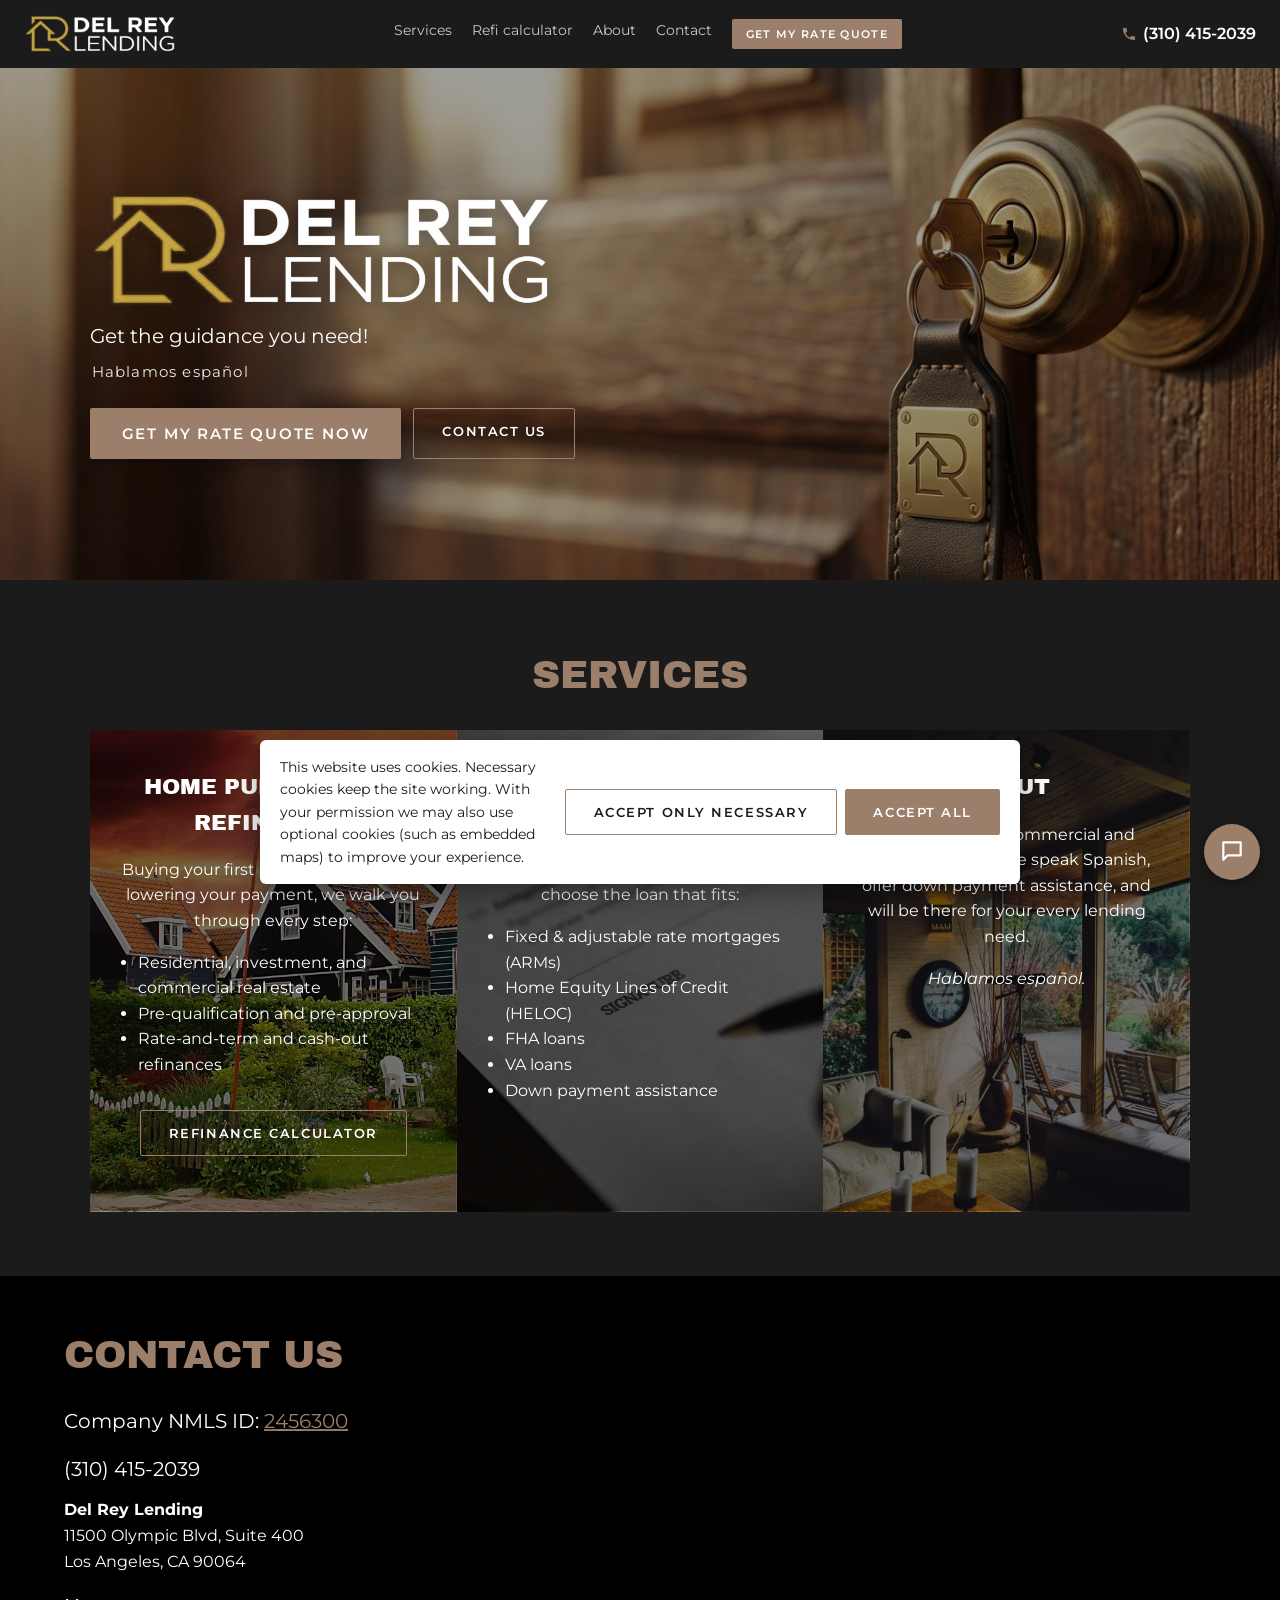
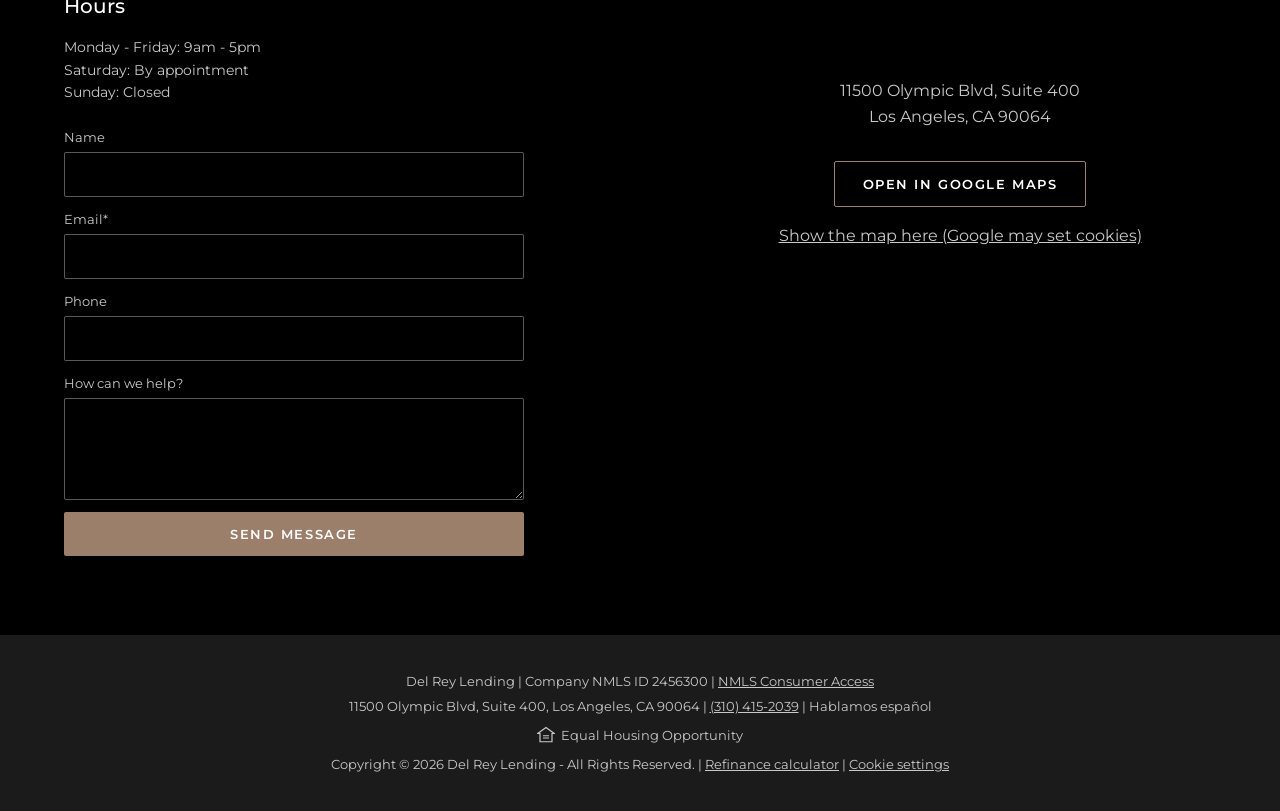
<file: index.html>
<!doctype html>
<html lang="en">
<head>
  <meta charset="utf-8">
  <meta name="viewport" content="width=device-width, initial-scale=1">
  <title>Del Rey Lending | Home Purchase &amp; Refinance Loans in Los Angeles</title>
  <meta name="description" content="Del Rey Lending (Company NMLS #2456300) helps Los Angeles families with home purchases, refinances, FHA, VA, fixed and adjustable rate mortgages.">
  <link rel="icon" type="image/png" href="favicon.png">
  <link rel="apple-touch-icon" href="img/mark.png">
  <link rel="preconnect" href="https://fonts.googleapis.com">
  <link rel="preconnect" href="https://fonts.gstatic.com" crossorigin>
  <link href="https://fonts.googleapis.com/css2?family=Archivo+Black&family=Montserrat:wght@400;500;600&display=swap" rel="stylesheet">
  <link rel="stylesheet" href="styles.css?v=20261009175322">
</head>
<body>
  <header class="topbar">
    <a href="#top" class="brand"><img src="img/logo-white.png" alt="Del Rey Lending" width="151" height="40"></a>
    <nav id="site-nav">
      <a href="#services">Services</a>
      <a href="refinance.html" data-calc>Refi calculator</a>
      <a href="#about">About</a>
      <a href="#contact">Contact</a>
      <button type="button" class="btn btn-small" data-quote>Get my rate quote</button>
    </nav>
    <a class="phone" href="tel:+13104152039" aria-label="Call (310) 415-2039"><svg viewBox="0 0 24 24" aria-hidden="true"><path d="M6.6 10.8a15.1 15.1 0 0 0 6.6 6.6l2.2-2.2a1 1 0 0 1 1-.25 11.4 11.4 0 0 0 3.6.57 1 1 0 0 1 1 1V20a1 1 0 0 1-1 1A17 17 0 0 1 3 4a1 1 0 0 1 1-1h3.5a1 1 0 0 1 1 1c0 1.25.2 2.45.57 3.57a1 1 0 0 1-.25 1z" fill="currentColor"/></svg>(310) 415-2039</a>
    <button type="button" class="menu-btn" id="menu-btn" aria-label="Menu" aria-expanded="false" aria-controls="site-nav"><svg viewBox="0 0 24 24" aria-hidden="true"><path d="M4 7h16M4 12h16M4 17h16" stroke="currentColor" stroke-width="2" stroke-linecap="round"/></svg></button>
  </header>

  <main id="top">
    <section class="hero" style="background-image:linear-gradient(rgba(0,0,0,.38),rgba(0,0,0,.38)),url('img/hero.jpg?v=20261009175123')">
      <h1 class="hero-logo"><img src="img/logo-white.png" alt="Del Rey Lending" width="560" height="149"></h1>
      <p>Get the guidance you need!</p>
      <p class="hero-es">Hablamos español</p>
      <div class="hero-actions">
        <button type="button" class="btn btn-quote" data-quote>Get my rate quote now</button>
        <a class="btn btn-ghost" href="#contact">Contact us</a>
      </div>
    </section>

    <section id="services" class="services">
      <h2>Services</h2>
      <div class="cards">
        <article class="card" style="background-image:linear-gradient(rgba(0,0,0,.55),rgba(0,0,0,.55)),url('img/services.jpg')">
          <h3>Home Purchases &amp; Refinances</h3>
          <p>Buying your first home, moving up, or lowering your payment, we walk you through every step:</p>
          <ul>
            <li>Residential, investment, and commercial real estate</li>
            <li>Pre-qualification and pre-approval</li>
            <li>Rate-and-term and cash-out refinances</li>
          </ul>
          <p><a class="btn btn-ghost card-btn" href="refinance.html" data-calc>Refinance calculator</a></p>
        </article>
        <article class="card" style="background-image:linear-gradient(rgba(0,0,0,.55),rgba(0,0,0,.55)),url('img/loans.jpg')">
          <h3>Loan Products &amp; Programs</h3>
          <p>We compare options so you can choose the loan that fits:</p>
          <ul>
            <li>Fixed &amp; adjustable rate mortgages (ARMs)</li>
            <li>Home Equity Lines of Credit (HELOC)</li>
            <li>FHA loans</li>
            <li>VA loans</li>
            <li>Down payment assistance</li>
          </ul>
        </article>
        <article id="about" class="card" style="background-image:linear-gradient(rgba(0,0,0,.55),rgba(0,0,0,.55)),url('img/about.jpg')">
          <h3>About</h3>
          <p>We do FHA, VA, commercial and residential loans. We speak Spanish, offer down payment assistance, and will be there for your every lending need.</p>
          <p class="es">Hablamos español.</p>
        </article>
      </div>
    </section>


    <section id="contact" class="contact" style="background-image:linear-gradient(rgba(0,0,0,.55),rgba(0,0,0,.55)),url('img/hero.jpg?v=20261009175123')">
      <div class="contact-info">
        <h2>Contact us</h2>
        <p class="nmls">Company NMLS ID: <a href="https://www.nmlsconsumeraccess.org/EntityDetails.aspx/COMPANY/2456300" target="_blank" rel="noopener">2456300</a></p>
        <p class="contact-phone"><a href="tel:+13104152039">(310) 415-2039</a></p>
        <address>
          <strong>Del Rey Lending</strong><br>
          11500 Olympic Blvd, Suite 400<br>
          Los Angeles, CA 90064
        </address>
        <h4>Hours</h4>
        <p class="hours">Monday - Friday: 9am - 5pm<br>Saturday: By appointment<br>Sunday: Closed</p>

        <form id="contact-form" class="contact-form" novalidate>
          <label>Name<input name="name" autocomplete="name" required></label>
          <label>Email*<input name="email" type="email" autocomplete="email" required></label>
          <label>Phone<input name="phone" type="tel" autocomplete="tel"></label>
          <label>How can we help?<textarea name="message" rows="4"></textarea></label>
          <label class="hp" aria-hidden="true">Leave blank<input name="company" tabindex="-1" autocomplete="off"></label>
          <button class="btn" type="submit">Send message</button>
          <p class="form-status" role="status"></p>
        </form>
      </div>
      <div class="map" id="map">
        <div class="map-placeholder">
          <p>11500 Olympic Blvd, Suite 400<br>Los Angeles, CA 90064</p>
          <a class="btn btn-ghost" href="https://www.google.com/maps/search/?api=1&query=11500+Olympic+Blvd+Suite+400+Los+Angeles+CA+90064" target="_blank" rel="noopener">Open in Google Maps</a>
          <button type="button" class="linklike" id="load-map">Show the map here (Google may set cookies)</button>
        </div>
      </div>
    </section>
  </main>

  <footer class="footer">
    <p>Del Rey Lending | Company NMLS ID 2456300 | <a href="https://www.nmlsconsumeraccess.org/EntityDetails.aspx/COMPANY/2456300" target="_blank" rel="noopener">NMLS Consumer Access</a></p>
    <p>11500 Olympic Blvd, Suite 400, Los Angeles, CA 90064 | <a href="tel:+13104152039">(310) 415-2039</a> | Hablamos español</p>
    <p class="eho"><svg viewBox="0 0 24 24" aria-hidden="true"><path d="M12 2 1 10h3v11h16V10h3z" fill="none" stroke="currentColor" stroke-width="1.6"/><path d="M8 13h8M8 16h8" stroke="currentColor" stroke-width="1.6"/></svg> Equal Housing Opportunity</p>
    <p>Copyright &copy; <span id="year"></span> Del Rey Lending - All Rights Reserved. | <a href="refinance.html" data-calc>Refinance calculator</a> | <button type="button" class="linklike" id="cookie-settings">Cookie settings</button></p>
  </footer>

  <!-- Cookie consent -->
  <div class="cookie" id="cookie" role="dialog" aria-live="polite" aria-label="Cookie consent" hidden>
    <p>This website uses cookies. Necessary cookies keep the site working. With your permission we may also use optional cookies (such as embedded maps) to improve your experience.</p>
    <div class="cookie-actions">
      <button type="button" class="btn btn-ghost" data-consent="necessary">Accept only necessary</button>
      <button type="button" class="btn" data-consent="all">Accept all</button>
    </div>
  </div>

  <!-- Rate quote wizard -->
  <div class="quote-backdrop" id="quote" hidden>
    <section class="quote" role="dialog" aria-modal="true" aria-labelledby="quote-title">
      <button type="button" class="quote-close" id="quote-close" aria-label="Close">&times;</button>
      <img class="quote-logo" src="img/logo.png" alt="Del Rey Lending" width="150" height="40">
      <div class="quote-progress"><span id="quote-bar"></span></div>
      <form id="quote-form" novalidate>
        <div class="quote-step" id="quote-step"></div>
        <p class="quote-error" role="alert"></p>
        <div class="quote-nav">
          <button type="button" class="btn btn-ghost" id="quote-back">Back</button>
          <button type="submit" class="btn" id="quote-next">Next</button>
        </div>
      </form>
      <p class="quote-foot">Free, no obligation, and no credit check to get a quote. Prefer to talk? Call <a href="tel:+13104152039">(310) 415-2039</a>. Company NMLS ID 2456300. Equal Housing Opportunity.</p>
    </section>
  </div>

  <!-- Refinance calculator popup (the calculator itself lives in refinance.html) -->
  <div class="calc-backdrop" id="calc-modal" hidden>
    <section class="calc-pop" role="dialog" aria-modal="true" aria-label="Refinance calculator">
      <button type="button" class="quote-close" id="calc-close" aria-label="Close">&times;</button>
      <iframe id="calc-frame" title="Refinance calculator"></iframe>
    </section>
  </div>

  <!-- Chat -->
  <button class="chat-launch" id="chat-launch" aria-label="Open chat" aria-expanded="false">
    <svg viewBox="0 0 24 24" aria-hidden="true"><path d="M4 4h16v12H8l-4 4z" fill="none" stroke="currentColor" stroke-width="2" stroke-linejoin="round"/></svg>
  </button>
  <section class="chat" id="chat" aria-label="Chat with Del Rey Lending" hidden>
    <header class="chat-head">
      <div><strong>Del Rey Lending</strong><span>Ask us anything about home loans</span></div>
      <button type="button" class="chat-close" id="chat-close" aria-label="Close chat">&times;</button>
    </header>
    <div class="chat-log" id="chat-log" aria-live="polite"></div>
    <div class="chat-chips" id="chat-chips"></div>
    <form class="chat-input" id="chat-input">
      <input id="chat-text" placeholder="Type a question..." autocomplete="off" aria-label="Your question">
      <button type="submit" aria-label="Send">&#10148;</button>
    </form>
  </section>

  <script src="app.js?v=20261009175322"></script>
</body>
</html>
</file>
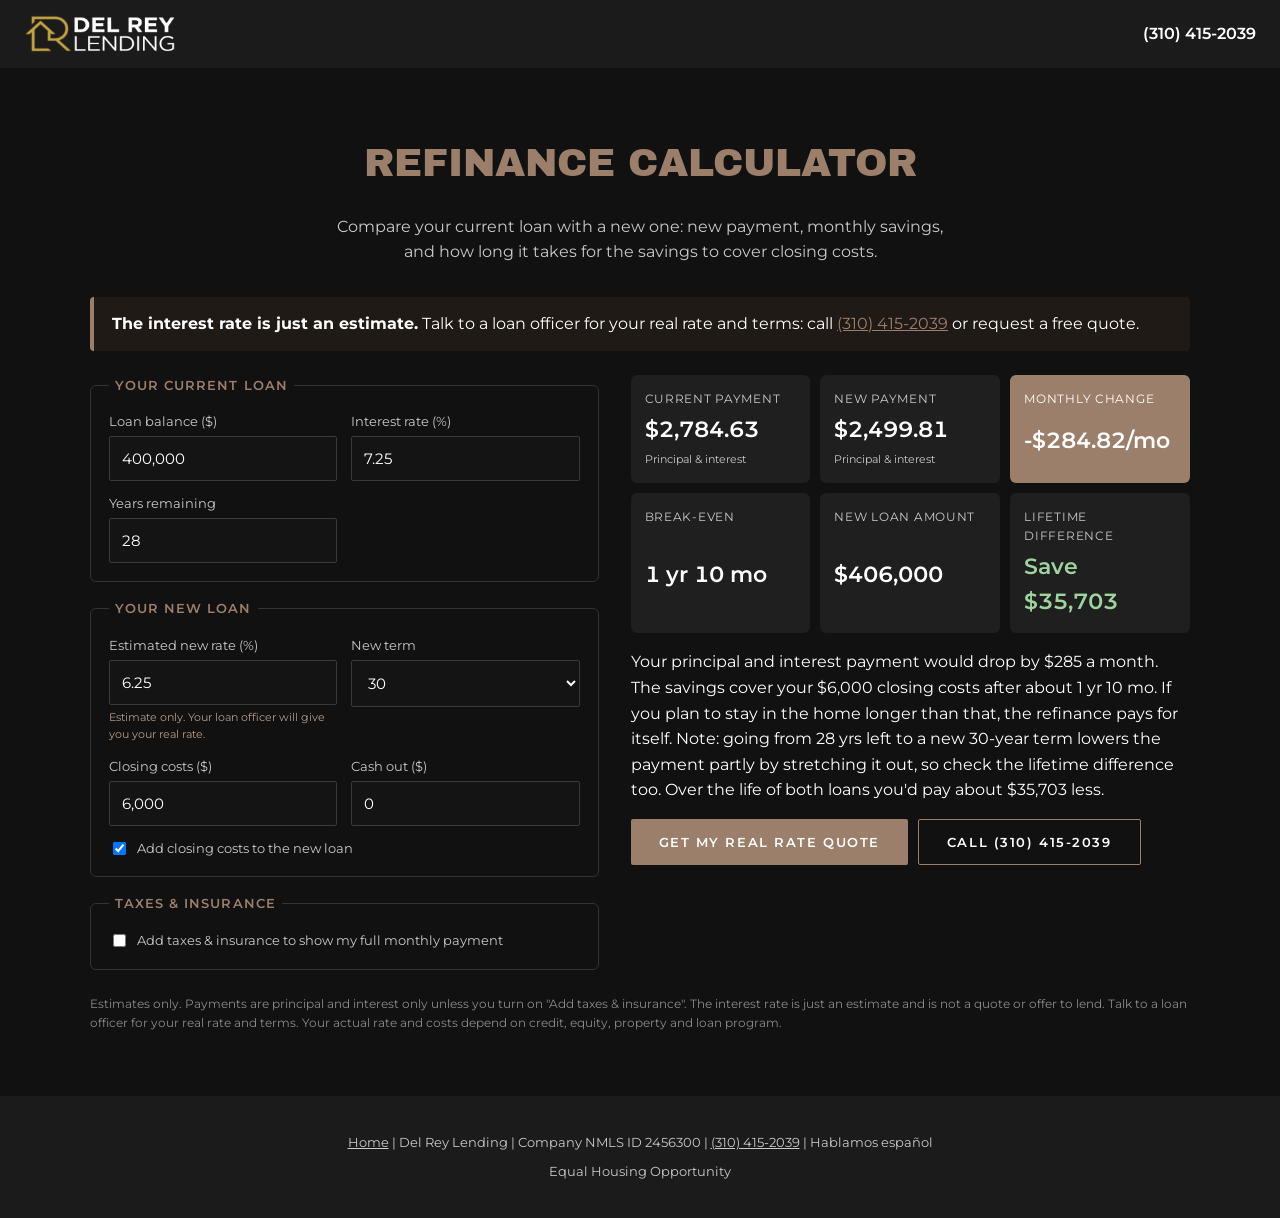
<file: refinance.html>
<!doctype html>
<html lang="en">
<script>if (new URLSearchParams(location.search).has("embed")) document.documentElement.classList.add("embed");</script>
<head>
  <meta charset="utf-8">
  <meta name="viewport" content="width=device-width, initial-scale=1">
  <title>Refinance Calculator | Del Rey Lending</title>
  <meta name="description" content="Estimate your new mortgage payment, monthly savings and break-even point with the Del Rey Lending refinance calculator.">
  <link rel="icon" type="image/png" href="favicon.png">
  <link rel="apple-touch-icon" href="img/mark.png">
  <link rel="preconnect" href="https://fonts.googleapis.com">
  <link rel="preconnect" href="https://fonts.gstatic.com" crossorigin>
  <link href="https://fonts.googleapis.com/css2?family=Archivo+Black&family=Montserrat:wght@400;500;600&display=swap" rel="stylesheet">
  <link rel="stylesheet" href="styles.css?v=20261009175322">
</head>
<body class="calc-page">
  <header class="topbar">
    <a href="index.html" class="brand"><img src="img/logo-white.png" alt="Del Rey Lending" width="151" height="40"></a>
    <a class="phone" href="tel:+13104152039">(310) 415-2039</a>
  </header>
  <main>
    <section id="refinance" class="calc">
      <h2>Refinance calculator</h2>
      <p class="calc-intro">Compare your current loan with a new one: new payment, monthly savings, and how long it takes for the savings to cover closing costs.</p>
      <p class="calc-estimate" role="note"><strong>The interest rate is just an estimate.</strong> Talk to a loan officer for your real rate and terms: call <a href="tel:+13104152039">(310) 415-2039</a> or request a free quote.</p>
      <div class="calc-wrap">
        <form id="calc" class="calc-form" autocomplete="off" novalidate>
          <fieldset>
            <legend>Your current loan</legend>
            <label>Loan balance ($)<input name="balance" inputmode="decimal" value="400,000"></label>
            <label>Interest rate (%)<input name="rate" inputmode="decimal" value="7.25"></label>
            <label>Years remaining<input name="years" inputmode="decimal" value="28"></label>
          </fieldset>
          <fieldset>
            <legend>Your new loan</legend>
            <label>Estimated new rate (%)<input name="newRate" inputmode="decimal" value="6.25"><small>Estimate only. Your loan officer will give you your real rate.</small></label>
            <label>New term
              <select name="newYears"><option>30</option><option>25</option><option>20</option><option>15</option><option>10</option></select>
            </label>
            <label>Closing costs ($)<input name="costs" inputmode="decimal" value="6,000"></label>
            <label>Cash out ($)<input name="cashOut" inputmode="decimal" value="0"></label>
            <label class="check"><input type="checkbox" name="rollIn" checked> Add closing costs to the new loan</label>
          </fieldset>
          <fieldset class="escrow">
            <legend>Taxes &amp; insurance</legend>
            <label class="check"><input type="checkbox" name="escrow" id="escrow-on"> Add taxes &amp; insurance to show my full monthly payment</label>
            <div class="escrow-fields" id="escrow-fields" hidden>
              <label>Property tax per year ($)<input name="tax" inputmode="decimal" value="4,400"><small>In LA County this is usually about 1.1% to 1.25% of the home's assessed value.</small></label>
              <label>Homeowners insurance per year ($)<input name="ins" inputmode="decimal" value="1,500"></label>
              <label>Mortgage insurance per month ($)<input name="mi" inputmode="decimal" value="0"><small>PMI or FHA MIP, if you pay it.</small></label>
              <label>HOA dues per month ($)<input name="hoa" inputmode="decimal" value="0"></label>
            </div>
          </fieldset>
        </form>
        <div class="calc-results" aria-live="polite">
          <div class="tiles">
            <div class="tile"><span>Current payment</span><strong id="r-cur">-</strong><small id="r-cur-sub"></small></div>
            <div class="tile"><span>New payment</span><strong id="r-new">-</strong><small id="r-new-sub"></small></div>
            <div class="tile hl"><span>Monthly change</span><strong id="r-diff">-</strong></div>
            <div class="tile"><span>Break-even</span><strong id="r-be">-</strong></div>
            <div class="tile"><span>New loan amount</span><strong id="r-amt">-</strong></div>
            <div class="tile"><span>Lifetime difference</span><strong id="r-life">-</strong></div>
          </div>
          <p id="r-summary" class="calc-summary"></p>
          <div class="calc-cta">
            <button type="button" class="btn" data-quote>Get my real rate quote</button>
            <a class="btn btn-ghost" href="tel:+13104152039">Call (310) 415-2039</a>
          </div>
        </div>
      </div>
      <p class="calc-note">Estimates only. Payments are principal and interest only unless you turn on "Add taxes &amp; insurance". The interest rate is just an estimate and is not a quote or offer to lend. Talk to a loan officer for your real rate and terms. Your actual rate and costs depend on credit, equity, property and loan program.</p>
    </section>
  </main>
  <footer class="footer">
    <p><a href="index.html">Home</a> | Del Rey Lending | Company NMLS ID 2456300 | <a href="tel:+13104152039">(310) 415-2039</a> | Hablamos español</p>
    <p class="eho">Equal Housing Opportunity</p>
  </footer>
  <script src="calc.js?v=20261009175322"></script>
</body>
</html>
</file>
<file: styles.css>
:root {
  --accent: #9c7f6a;
  --accent-dark: #7f6553;
  --bg: #1b1b1b;
  --bg-deep: #000;
  --text: #fff;
  --muted: #c9c9c9;
  --head: "Archivo Black", Arial, sans-serif;
  --body: "Montserrat", Arial, sans-serif;
}

* { box-sizing: border-box; }
html { scroll-behavior: smooth; }
body { margin: 0; background: var(--bg); color: var(--text); font-family: var(--body); line-height: 1.6; }
a { color: inherit; }
h1, h2, h3 { font-family: var(--head); font-weight: 400; text-transform: uppercase; margin: 0 0 .5em; }
h2 { color: var(--accent); font-size: clamp(28px, 4vw, 39px); text-align: center; }

.topbar { position: sticky; top: 0; z-index: 20; display: flex; justify-content: space-between; align-items: center; gap: 16px; padding: 14px 24px; background: var(--bg); }
.brand { font-family: var(--head); text-decoration: none; letter-spacing: .03em; }
.topbar nav { display: flex; gap: 20px; font-size: 14px; }
.topbar nav a { text-decoration: none; color: var(--muted); }
.brand img { display: block; height: 40px; width: auto; }
.hero-logo { margin: 0 0 8px; line-height: 0; }
.hero-logo img { width: min(560px, 82vw); height: auto; filter: drop-shadow(0 2px 10px rgba(0,0,0,.55)); }
.quote-logo { display: block; height: 34px; width: auto; margin: 0 auto 16px; }
.topbar nav a:hover { color: var(--text); }

.btn { display: inline-block; border: 0; cursor: pointer; padding: 14px 28px; background: var(--accent); color: #fff; font: 600 13px var(--body); letter-spacing: .12em; text-transform: uppercase; text-decoration: none; border-radius: 2px; }
.btn:hover { background: var(--accent-dark); }
.btn-ghost { background: transparent; border: 1px solid var(--accent); }
.btn-ghost:hover { background: rgba(156,127,106,.2); }
.linklike { background: none; border: 0; padding: 0; color: inherit; font: inherit; text-decoration: underline; cursor: pointer; }

.hero { background-position: 0% center !important; min-height: clamp(460px, 40vw, 78vh); display: flex; flex-direction: column; align-items: center; justify-content: center; text-align: center; padding: 60px 16px; background: center/cover no-repeat; }
.hero h1 { font-size: clamp(34px, 6vw, 54px); color: #fff; margin: 0; }
.hero p { font-size: 20px; margin: 8px 0 24px; }

.services { padding: 64px 24px; overflow-x: hidden; }
/* Scroll-in animation (classes are added by app.js, so cards stay visible without JS) */
.card.reveal { opacity: 0; transition: transform .9s cubic-bezier(.2,.7,.2,1), opacity .9s ease; }
.card.reveal.from-left { transform: translateX(-120px); }
.card.reveal.from-right { transform: translateX(120px); }
.card.reveal.from-below { transform: translateY(60px); transition-delay: .15s; }
.card.reveal.in { opacity: 1; transform: none; }
@media (prefers-reduced-motion: reduce) { .card.reveal { transition: opacity .4s ease; transform: none !important; } }
.cards { display: grid; grid-template-columns: repeat(3, 1fr); max-width: 1100px; margin: 24px auto 0; }
.card { min-height: 460px; padding: 40px 28px; background: center/cover no-repeat; text-align: center; }
.card h3 { font-size: 22px; }
.card ul { text-align: left; display: inline-block; margin: 0; padding-left: 20px; }

.contact { display: grid; grid-template-columns: 1fr 1fr; background: var(--bg-deep) center/cover no-repeat fixed; }
.contact-info { text-shadow: 0 1px 3px rgba(0,0,0,.6); }
.contact-form input, .contact-form textarea { background: rgba(0,0,0,.45); border-color: rgba(255,255,255,.35); }
.map { background: transparent; }
.map-placeholder { background: transparent; }
.contact-info { padding: 48px clamp(16px, 5vw, 72px); }
.contact-info h2 { text-align: left; }
.nmls { font-size: 20px; margin: 0 0 16px; }
.nmls a { color: var(--accent); }
address { font-style: normal; margin-bottom: 16px; }
.hours { color: var(--muted); font-size: 14px; }
h4 { font-weight: 500; font-size: 20px; margin: 16px 0 4px; }

.contact-form { display: grid; gap: 12px; margin-top: 24px; max-width: 460px; }
.contact-form label { display: grid; gap: 4px; font-size: 13px; color: var(--muted); }
input, textarea { width: 100%; padding: 12px; background: #141414; border: 1px solid #3a3a3a; color: #fff; font: 15px var(--body); border-radius: 2px; }
input:focus, textarea:focus { outline: 2px solid var(--accent); border-color: transparent; }
.hp { position: absolute; left: -9999px; }
.form-status { min-height: 1.4em; margin: 0; font-size: 14px; }
.form-status.ok { color: #9fd49f; }
.form-status.err { color: #f0a3a3; }

.map { min-height: 420px; }
.map iframe { width: 100%; height: 100%; min-height: 420px; border: 0; display: block; }
.map-placeholder { height: 100%; min-height: 420px; display: flex; flex-direction: column; align-items: center; justify-content: center; gap: 16px; text-align: center; padding: 24px; color: var(--muted); }

.footer { padding: 32px 16px; text-align: center; font-size: 13px; color: var(--muted); }
.footer p { margin: 4px 0; }
.eho { display: inline-flex; align-items: center; gap: 6px; }
.eho svg { width: 18px; height: 18px; }

.phone { display: inline-flex; align-items: center; gap: 6px; text-decoration: none; font-weight: 600; white-space: nowrap; }
.phone svg { width: 16px; height: 16px; color: var(--accent); }
.hero-es { font-size: 15px !important; letter-spacing: .08em; margin: -16px 0 24px !important; opacity: .9; }
.es { font-style: italic; }
.contact-phone { font-size: 20px; margin: 0 0 12px; }
.contact-phone a { text-decoration: none; }

/* Refinance calculator */
.calc { padding: 64px 24px; background: #111; }
.calc-intro { text-align: center; color: var(--muted); max-width: 640px; margin: 0 auto 32px; }
.calc-wrap { display: grid; grid-template-columns: minmax(0, 1fr) minmax(0, 1.1fr); gap: 32px; max-width: 1100px; margin: 0 auto; }
.calc-form { display: grid; gap: 16px; }
.calc fieldset { border: 1px solid #333; border-radius: 6px; padding: 16px 18px 6px; margin: 0; display: grid; grid-template-columns: 1fr 1fr; gap: 0 14px; }
.calc legend { color: var(--accent); font-weight: 600; padding: 0 6px; text-transform: uppercase; font-size: 13px; letter-spacing: .08em; }
.calc label { display: grid; align-content: start; gap: 4px; font-size: 13px; color: var(--muted); margin-bottom: 12px; }
.calc label.check { grid-column: 1 / -1; display: flex; gap: 8px; align-items: center; }
.calc label.check input { width: auto; }
.calc select { width: 100%; padding: 12px; background: #141414; border: 1px solid #3a3a3a; color: #fff; font: 15px var(--body); border-radius: 2px; }
.tiles { display: grid; grid-template-columns: repeat(3, 1fr); gap: 10px; }
.tile { background: #1f1f1f; border-radius: 6px; padding: 14px; display: grid; gap: 4px; }
.tile span { font-size: 12px; color: var(--muted); text-transform: uppercase; letter-spacing: .06em; }
.tile strong { font-size: 22px; font-weight: 600; font-variant-numeric: tabular-nums; }
.tile small { font-size: 11px; color: var(--muted); }
.calc .escrow-fields { grid-column: 1 / -1; display: grid; grid-template-columns: 1fr 1fr; gap: 0 14px; }
.calc .escrow-fields[hidden] { display: none; }
.tile.hl { background: var(--accent); }
.tile.hl span { color: #fff; }
.good { color: #9fd49f; } .bad { color: #f0a3a3; }
.tile.hl .good, .tile.hl .bad { color: #fff; }
.calc-summary { margin: 16px 0; line-height: 1.6; }
.calc-cta { display: flex; gap: 10px; flex-wrap: wrap; }
.calc-note { max-width: 1100px; margin: 24px auto 0; font-size: 12px; color: #8a8a8a; }

.calc-estimate { max-width: 1100px; margin: 0 auto 24px; padding: 14px 18px; border-left: 4px solid var(--accent); background: #1f1a16; border-radius: 4px; }
.calc-estimate a { color: var(--accent); }
.calc label small { color: #b39c8a; font-size: 11px; }
.card-btn { margin-top: 16px; }
.calc-backdrop { position: fixed; inset: 0; z-index: 60; background: rgba(0,0,0,.7); display: flex; align-items: center; justify-content: center; padding: 16px; }
.calc-backdrop[hidden] { display: none; }
.calc-pop { position: relative; width: min(1180px, 100%); height: min(900px, calc(100vh - 32px)); background: #111; border-radius: 10px; overflow: hidden; box-shadow: 0 20px 60px rgba(0,0,0,.6); }
.calc-pop iframe { width: 100%; height: 100%; border: 0; display: block; }
.calc-pop .quote-close { color: #fff; z-index: 2; }
html.embed .topbar, html.embed .footer { display: none; }
html.embed body { background: #111; }
html.embed .calc { padding: 28px 20px; }
.calc-page .calc { min-height: calc(100vh - 160px); }

/* Rate quote */
.hero-actions { display: flex; gap: 12px; flex-wrap: wrap; justify-content: center; }
.btn-quote { font-size: 15px; padding: 16px 32px; box-shadow: 0 6px 20px rgba(0,0,0,.35); }
.btn-small { padding: 8px 14px; font-size: 11px; }
.quote-backdrop { position: fixed; inset: 0; z-index: 60; background: rgba(0,0,0,.65); display: flex; align-items: center; justify-content: center; padding: 16px; }
.quote-backdrop[hidden] { display: none; }
.quote { position: relative; width: min(560px, 100%); max-height: calc(100vh - 32px); overflow-y: auto; background: #fff; color: #1b1b1b; border-radius: 10px; padding: 36px 32px 20px; box-shadow: 0 20px 60px rgba(0,0,0,.5); }
.quote-close { position: absolute; top: 8px; right: 12px; background: none; border: 0; font-size: 30px; cursor: pointer; color: #555; }
.quote-progress { height: 6px; background: #eee; border-radius: 3px; overflow: hidden; margin-bottom: 24px; }
.quote-progress span { display: block; height: 100%; width: 0; background: var(--accent); transition: width .25s; }
.quote h3 { color: #1b1b1b; font-size: 22px; text-align: center; }
.quote-sub { text-align: center; color: #555; margin: -4px 0 20px; font-size: 14px; }
.quote-options { display: grid; grid-template-columns: 1fr 1fr; gap: 10px; }
.quote-option { padding: 16px 12px; border: 2px solid #ddd3cb; background: #fff; border-radius: 6px; font: 600 15px var(--body); color: #1b1b1b; cursor: pointer; }
.quote-option:hover, .quote-option[aria-pressed="true"] { border-color: var(--accent); background: #f6f1ed; }
.quote input, .quote select { background: #fff; color: #1b1b1b; border: 1px solid #cfc6bf; font-size: 16px; }
.quote label { display: grid; gap: 4px; font-size: 13px; color: #444; margin-bottom: 10px; }
.quote label.check { display: flex; gap: 8px; align-items: flex-start; }
.quote label.check input { width: auto; margin-top: 3px; }
.quote-error { color: #b42318; min-height: 1.2em; font-size: 14px; margin: 8px 0 0; }
.quote-nav { display: flex; justify-content: space-between; gap: 10px; margin-top: 8px; }
.quote-nav .btn-ghost { color: var(--accent-dark); }
.quote-foot { font-size: 11px; color: #777; text-align: center; margin: 16px 0 0; }

/* Cookie banner */
.cookie { position: fixed; left: 16px; right: 16px; bottom: 16px; z-index: 50; max-width: 760px; margin: 0 auto; display: flex; gap: 16px; align-items: center; padding: 16px 20px; background: #fff; color: #1b1b1b; border-radius: 6px; box-shadow: 0 8px 30px rgba(0,0,0,.4); font-size: 14px; }
.cookie[hidden] { display: none; }
.cookie p { margin: 0; flex: 1; }
.cookie-actions { display: flex; gap: 8px; flex-shrink: 0; }
.cookie .btn-ghost { color: #1b1b1b; }

/* Chat */
.chat-launch { position: fixed; right: 20px; bottom: 20px; z-index: 40; width: 56px; height: 56px; border-radius: 50%; border: 0; background: var(--accent); color: #fff; cursor: pointer; box-shadow: 0 4px 16px rgba(0,0,0,.4); }
.chat-launch svg { width: 26px; height: 26px; }
.chat { position: fixed; right: 20px; bottom: 88px; z-index: 45; width: min(380px, calc(100vw - 32px)); height: min(560px, calc(100vh - 120px)); display: flex; flex-direction: column; background: #fff; color: #1b1b1b; border-radius: 10px; overflow: hidden; box-shadow: 0 10px 40px rgba(0,0,0,.5); }
.chat[hidden] { display: none; }
.chat-head { display: flex; justify-content: space-between; align-items: center; padding: 12px 16px; background: var(--accent); color: #fff; }
.chat-head span { display: block; font-size: 12px; opacity: .9; }
.chat-close { background: none; border: 0; color: #fff; font-size: 26px; cursor: pointer; line-height: 1; }
.chat-log { flex: 1; overflow-y: auto; padding: 16px; display: flex; flex-direction: column; gap: 10px; font-size: 14px; }
.msg { max-width: 85%; padding: 10px 12px; border-radius: 10px; white-space: pre-line; }
.msg.bot { background: #f1ece8; align-self: flex-start; border-bottom-left-radius: 2px; }
.msg.user { background: var(--accent); color: #fff; align-self: flex-end; border-bottom-right-radius: 2px; }
.msg small { display: block; margin-top: 6px; color: #6d6d6d; font-size: 11px; }
.chat-chips { display: flex; flex-wrap: wrap; gap: 6px; padding: 0 16px 8px; }
.chip { border: 1px solid var(--accent); background: #fff; color: var(--accent-dark); border-radius: 999px; padding: 6px 10px; font: 12px var(--body); cursor: pointer; }
.chip:hover { background: #f1ece8; }
.chat-input { display: flex; border-top: 1px solid #e2e2e2; }
.chat-input input { border: 0; background: #fff; color: #1b1b1b; border-radius: 0; }
.chat-input input:focus { outline: none; }
.chat-input button { border: 0; background: none; color: var(--accent); font-size: 20px; padding: 0 16px; cursor: pointer; }
.chat-lead { display: grid; gap: 8px; background: #f8f5f2; padding: 12px; border-radius: 8px; }
.chat-lead input, .chat-lead textarea { background: #fff; color: #1b1b1b; border: 1px solid #d6cfc9; padding: 8px; font-size: 14px; }
.chat-lead label { font-size: 12px; display: flex; gap: 6px; align-items: flex-start; }
.chat-lead label input { width: auto; margin-top: 2px; }
.chat-lead .btn { padding: 10px; }

@media (max-width: 480px) {
  .calc fieldset { grid-template-columns: 1fr; }
  .tile strong { font-size: 18px; }
}
@media (max-width: 860px) {
  .cards, .contact { grid-template-columns: 1fr; }
  .contact { background-attachment: scroll; }
  .card { min-height: 0; }
  .calc-wrap { grid-template-columns: 1fr; }
  .hero { background-position: 56% center !important; }
  .tiles { grid-template-columns: 1fr 1fr; }
  .cookie { flex-direction: column; align-items: stretch; }
  .cookie-actions { flex-direction: column; }
  .quote { padding: 32px 18px 16px; }
  .quote-options { grid-template-columns: 1fr; }
}

/* Desktop banner: content on the left so the photo's keys stay visible on the right */
@media (min-width: 861px) {
  .hero { align-items: flex-start; text-align: left; padding-left: max(48px, 7vw); }
  .hero-logo img { width: min(500px, 36vw); }
  .hero-actions { justify-content: flex-start; }
  .hero-es { margin-left: 2px !important; }
}

/* Header: links never wrap; below 1080px they fold into a menu and the phone number stays visible on the right */
.topbar nav a, .topbar nav .btn { white-space: nowrap; }
.menu-btn { display: none; width: 40px; height: 40px; align-items: center; justify-content: center; background: none; border: 1px solid #444; border-radius: 4px; color: #fff; cursor: pointer; flex-shrink: 0; }
.menu-btn svg { width: 22px; height: 22px; }
@media (max-width: 1080px) {
  .topbar { flex-wrap: wrap; gap: 12px; }
  .menu-btn { display: inline-flex; }
  .topbar .phone { margin-left: auto; }
  .topbar nav { display: none; order: 10; width: 100%; flex-direction: column; gap: 0; padding-top: 6px; }
  .topbar nav.open { display: flex; }
  .topbar nav a { padding: 12px 4px; border-top: 1px solid #2c2c2c; font-size: 16px; }
  .topbar nav .btn { margin: 12px 0 4px; align-self: flex-start; padding: 12px 20px; font-size: 12px; }
}
@media (max-width: 420px) {
  .topbar { padding: 12px 14px; gap: 10px; }
  .brand img { height: 32px; }
  .topbar .phone svg { display: none; }
}
</file>
